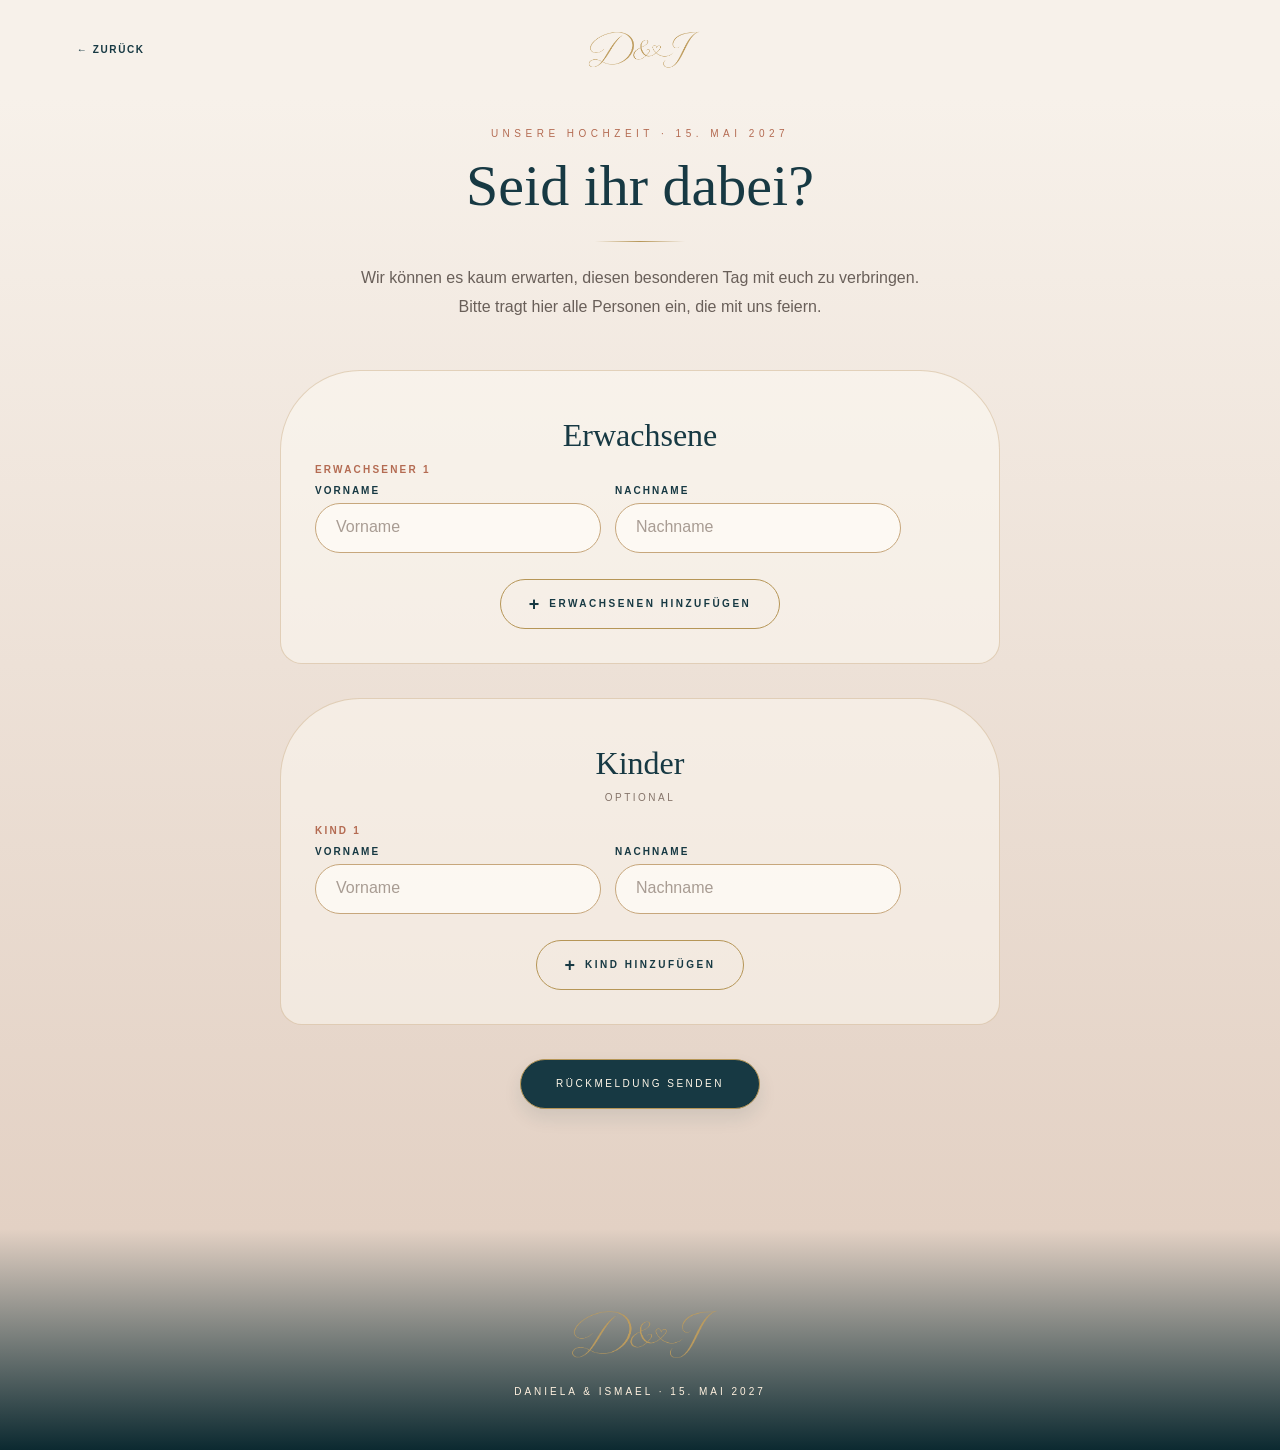
<file: rsvp.html>
<!doctype html>
<html lang="de">
<head>
<meta charset="utf-8">
<meta name="viewport" content="width=device-width, initial-scale=1">
<title>Rückmeldung | Daniela & Ismael</title>
<link rel="stylesheet" href="rsvp.css">
</head>
<body>
<header class="top">
  <a class="back" href="index.html" aria-label="Zurück zur Einladung">← Zurück</a>
  <a class="logo-link" href="index.html"><img class="topmark" src="assets/logo-header.png" alt="D und I Logo"></a>
  <span class="top-spacer" aria-hidden="true"></span>
</header>

<main class="rsvp-page">
  <section class="intro-block">
    <div class="kicker">Unsere Hochzeit · 15. Mai 2027</div>
    <h1 class="sect-title">Seid ihr dabei?</h1>
    <div class="goldline"></div>
    <p class="lead">Wir können es kaum erwarten, diesen besonderen Tag mit euch zu verbringen. Bitte tragt hier alle Personen ein, die mit uns feiern.</p>
  </section>

  <form id="rsvp-form" class="rsvp-form" novalidate>
    <fieldset class="group" id="group-adults">
      <legend>Erwachsene</legend>
      <div class="rows" id="rows-adults"></div>
      <button type="button" class="add-btn" id="add-adults" aria-label="Weiteren Erwachsenen hinzufügen"><span aria-hidden="true">+</span> Erwachsenen hinzufügen</button>
    </fieldset>

    <fieldset class="group" id="group-children">
      <legend>Kinder</legend>
      <p class="hint">Optional</p>
      <div class="rows" id="rows-children"></div>
      <button type="button" class="add-btn" id="add-children" aria-label="Weiteres Kind hinzufügen"><span aria-hidden="true">+</span> Kind hinzufügen</button>
    </fieldset>

    <div class="hp" aria-hidden="true">
      <label for="website">Bitte leer lassen</label>
      <input type="text" id="website" name="_gotcha" tabindex="-1" autocomplete="off">
    </div>

    <div id="form-error" class="form-error" role="alert" hidden></div>

    <div class="submit-wrap">
      <button type="submit" class="rsvpbtn" id="submit-btn"><span class="spinner" aria-hidden="true"></span><span id="submit-label">Rückmeldung senden</span></button>
    </div>
  </form>

  <section id="success" class="success" tabindex="-1" hidden>
    <div class="kicker">Vielen Dank</div>
    <h2 class="sect-title">Wir freuen uns auf euch!</h2>
    <div class="goldline"></div>
    <p class="lead">Vielen Dank! Eure Rückmeldung wurde erfolgreich gesendet.</p>
    <a class="rsvpbtn" href="index.html">Zurück zur Einladung</a>
  </section>
</main>

<footer class="footer">
  <img src="assets/logo-footer.png" alt="D und I">
  <p>DANIELA &amp; ISMAEL · 15. MAI 2027</p>
</footer>

<script src="config.js"></script>
<script src="rsvp.js"></script>
</body>
</html>
</file>
<file: rsvp.css>
:root{--petrol:#173943;--petrolDeep:#0b2930;--terra:#b46b52;--cream:#f7f1ea;--cream2:#efe2d7;--gold:#b69657;--ink:#332d2b}
*{box-sizing:border-box}
html{scroll-behavior:smooth}
body{margin:0;background:var(--cream);color:var(--ink);font-family:'Avenir Next','Helvetica Neue',Arial,sans-serif}
a{text-decoration:none;color:inherit}
button{cursor:pointer;font:inherit}
img{max-width:100%}

/* Kopfzeile */
.top{display:grid;grid-template-columns:1fr auto 1fr;align-items:center;padding:20px 6%;background:var(--cream)}
.back{justify-self:start;font-size:10px;letter-spacing:1.6px;text-transform:uppercase;font-weight:550;color:var(--petrol);padding:12px 0;transition:color .2s}
.back:hover{color:var(--terra)}
.topmark{width:145px;height:58px;object-fit:contain;display:block}
.top-spacer{justify-self:end}

/* Seite */
.rsvp-page{padding:30px 20px 120px;background:linear-gradient(180deg,var(--cream),#e3d1c4)}
.intro-block{text-align:center;max-width:720px;margin:0 auto}
.kicker{text-transform:uppercase;letter-spacing:4.5px;color:var(--terra);font-size:10px}
.sect-title{font:400 clamp(40px,6vw,58px)/1.12 'Bodoni MT',Didot,Georgia,serif;color:var(--petrol);margin:15px 0 22px}
.goldline{height:1px;width:90px;background:linear-gradient(90deg,transparent,var(--gold),transparent);margin:0 auto 22px}
.lead{color:#695f59;font-size:16px;line-height:1.8;margin:0 auto;max-width:560px}

/* Formular */
.rsvp-form{max-width:720px;margin:48px auto 0;display:grid;gap:34px}
.group{margin:0;min-width:0;padding:46px 34px 34px;border:1px solid #c7a77c70;border-radius:80px 80px 22px 22px;background:#fffcf777;transition:border-color .2s}
.group:hover,.group:focus-within{border-color:var(--gold)}
.group legend{float:left;width:100%;padding:0;text-align:center;font:32px Didot,'Bodoni MT',Georgia,serif;color:var(--petrol);margin-bottom:10px}
.group legend~*{clear:both}
.hint{text-align:center;margin:0 0 22px;font-size:10px;letter-spacing:2.5px;text-transform:uppercase;color:#85746a}
.group>.rows{margin-top:30px}
.group .hint+.rows{margin-top:0}

.rows{display:grid;gap:22px}
.name-row{display:grid;gap:10px}
.row-title{font-size:10px;letter-spacing:2.2px;text-transform:uppercase;color:var(--terra);font-weight:550}
.row-fields{display:grid;grid-template-columns:1fr 1fr 50px;gap:14px;align-items:start}
.field{display:flex;flex-direction:column;gap:7px;min-width:0}
.field label{font-size:10px;letter-spacing:2px;text-transform:uppercase;color:var(--petrol);font-weight:550}
.field input{width:100%;min-height:50px;padding:12px 20px;font:16px/1.3 'Avenir Next','Helvetica Neue',Arial,sans-serif;color:var(--ink);background:#fffcf7cc;border:1px solid #c7a77c;border-radius:99px;transition:border-color .2s,box-shadow .2s,background .2s}
.field input::placeholder{color:#a89c93}
.field input:hover{border-color:var(--gold)}
.field input:focus{outline:none;border-color:var(--gold);background:#fff;box-shadow:0 0 0 3px #b696574d}
.field input[aria-invalid="true"]{border-color:var(--terra);background:#fff8f4}
.field-error{margin:0;font-size:12px;line-height:1.5;color:var(--terra)}
.field-error[hidden]{display:none}

.remove-btn{align-self:start;margin-top:27px;height:50px;min-width:50px;padding:0 14px;display:inline-flex;align-items:center;justify-content:center;gap:8px;background:transparent;color:#85746a;border:1px solid #c7a77c70;border-radius:99px;font-size:22px;line-height:1;transition:color .2s,border-color .2s,background .2s}
.remove-btn:hover{color:var(--terra);border-color:var(--terra);background:#fff8f4}
.remove-btn:focus-visible,.add-btn:focus-visible,.rsvpbtn:focus-visible,.back:focus-visible,.logo-link:focus-visible{outline:2px solid var(--gold);outline-offset:3px}
.rm-text{display:none;font-size:10px;letter-spacing:2px;text-transform:uppercase}

.add-btn{margin:26px auto 0;display:flex;align-items:center;justify-content:center;gap:10px;min-height:50px;padding:14px 28px;background:transparent;color:var(--petrol);border:1px solid var(--gold);border-radius:99px;font-size:10px;letter-spacing:2.5px;text-transform:uppercase;font-weight:550;transition:background .2s,color .2s,border-color .2s}
.add-btn span{font-size:18px;line-height:1;letter-spacing:0}
.add-btn:hover{background:var(--petrol);color:#fff7e9}
.add-btn:disabled{opacity:.45;cursor:not-allowed;background:transparent;color:var(--petrol)}

.hp{position:absolute;left:-9999px;width:1px;height:1px;overflow:hidden}

.form-error{padding:16px 22px;border:1px solid var(--terra);border-radius:22px;background:#fff8f4;color:#8c4a35;font-size:14px;line-height:1.7;text-align:center}
.form-error[hidden]{display:none}

.submit-wrap{text-align:center}
.rsvpbtn{display:inline-flex;align-items:center;justify-content:center;gap:12px;min-height:50px;border:1px solid var(--gold);background:var(--petrol);color:#fff7e9;padding:15px 35px;border-radius:99px;font-size:10px;letter-spacing:2.5px;text-transform:uppercase;box-shadow:0 9px 18px #1739431a;transition:background .2s}
.rsvpbtn:hover{background:var(--terra)}
.rsvpbtn:disabled{cursor:wait;background:var(--petrol);opacity:.8}
.spinner{display:none;width:14px;height:14px;border:2px solid #fff7e980;border-top-color:#fff7e9;border-radius:50%;animation:spin .8s linear infinite}
.rsvpbtn.loading .spinner{display:inline-block}
@keyframes spin{to{transform:rotate(360deg)}}

/* Erfolg */
.success{max-width:720px;margin:48px auto 0;padding:70px 30px 60px;text-align:center;border:1px solid #c7a77c70;border-radius:120px 120px 22px 22px;background:#fffcf777}
.success:focus{outline:none}
.success[hidden]{display:none}
.success .lead{margin-bottom:30px}
.success .rsvpbtn{display:inline-flex}

/* Footer */
.footer{padding:65px 25px 45px;background:linear-gradient(180deg,#e3d1c4,var(--petrolDeep));text-align:center;color:#fff1df}
.footer img{width:190px;height:80px;object-fit:contain}
.footer p{font-size:10px;letter-spacing:3px;margin:8px}

@media(max-width:850px){
  .top{padding:13px 20px}
  .topmark{width:110px;height:49px}
}
@media(max-width:580px){
  .rsvp-page{padding:20px 16px 80px}
  .rsvp-form{margin-top:36px;gap:26px}
  .group{padding:40px 18px 26px;border-radius:70px 70px 18px 18px}
  .group legend{font-size:28px}
  .row-fields{grid-template-columns:1fr;gap:14px}
  .remove-btn{margin-top:0;width:100%;height:46px;font-size:18px}
  .rm-text{display:inline}
  .add-btn{width:100%}
  .rsvpbtn{width:100%}
  .success{padding:60px 20px 46px;border-radius:90px 90px 18px 18px}
  .sect-title{font-size:42px}
}
.rsvp-form[hidden]{display:none}
</file>
